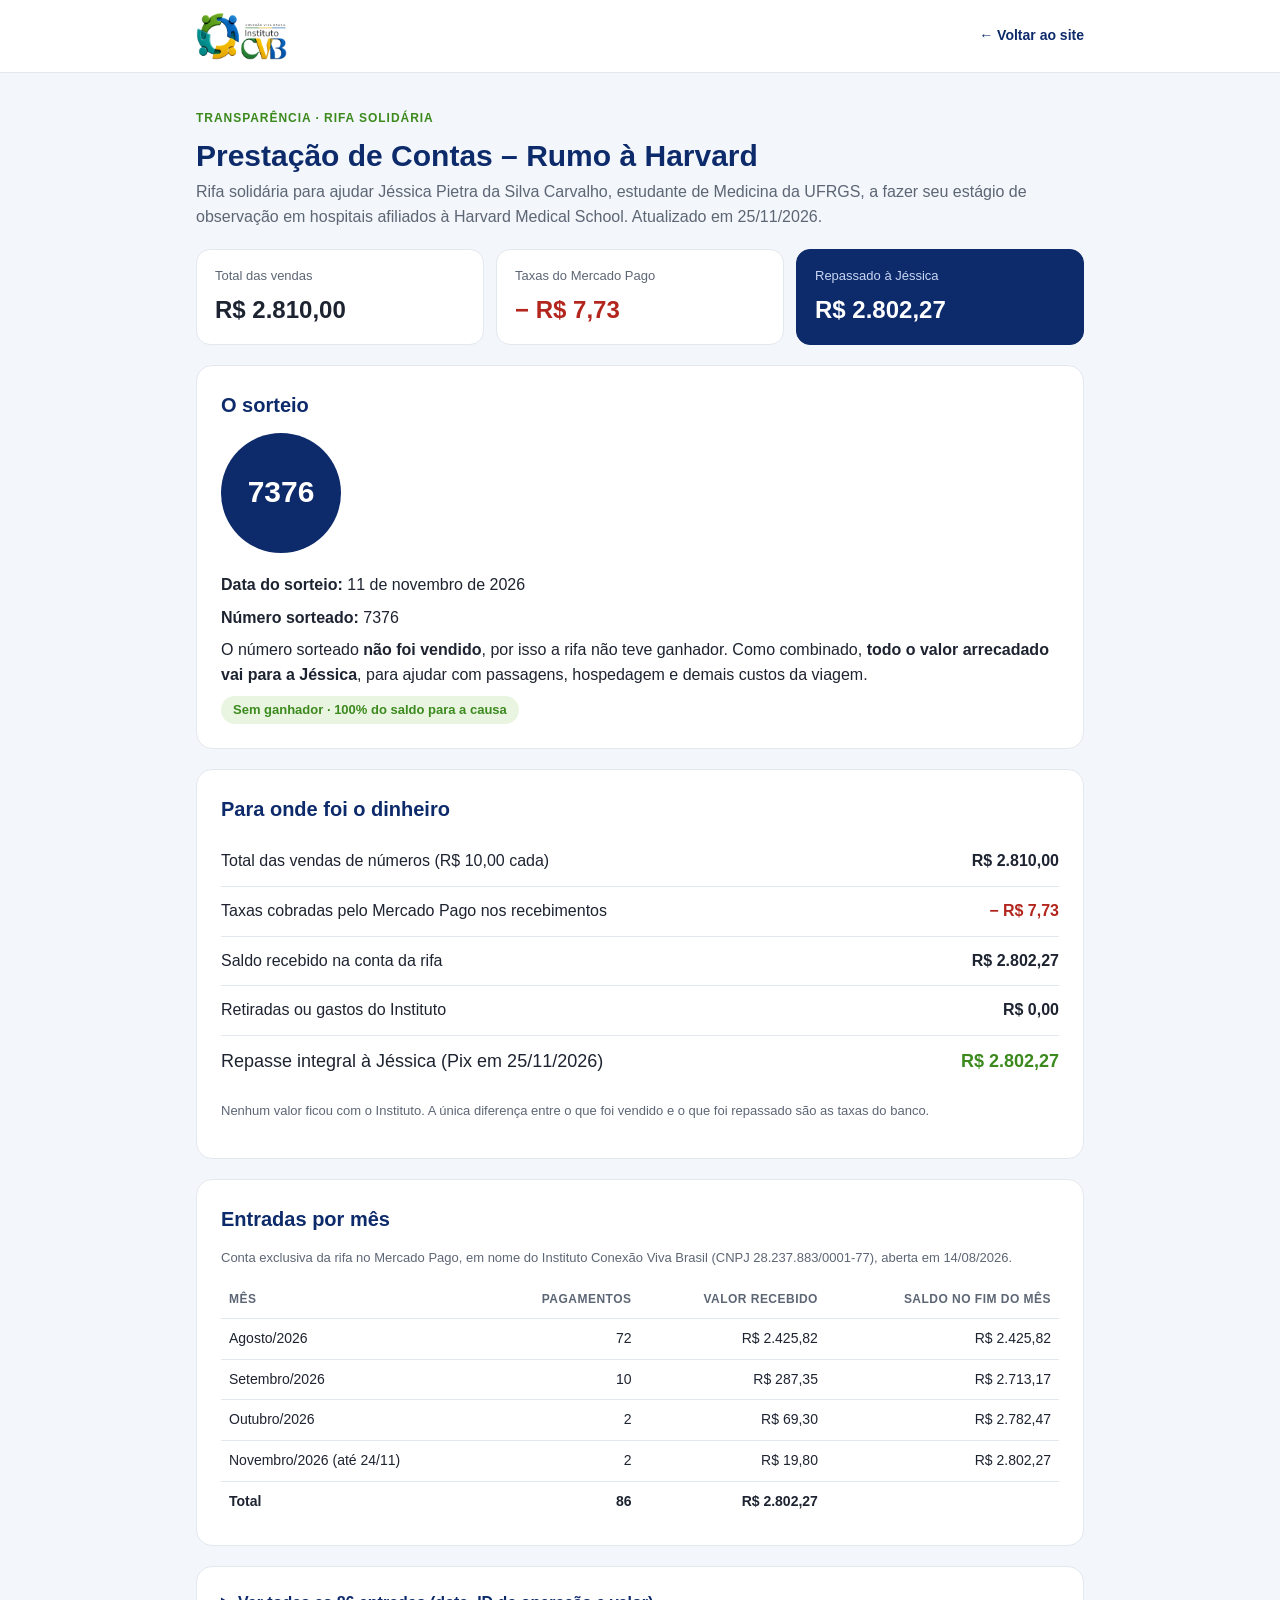
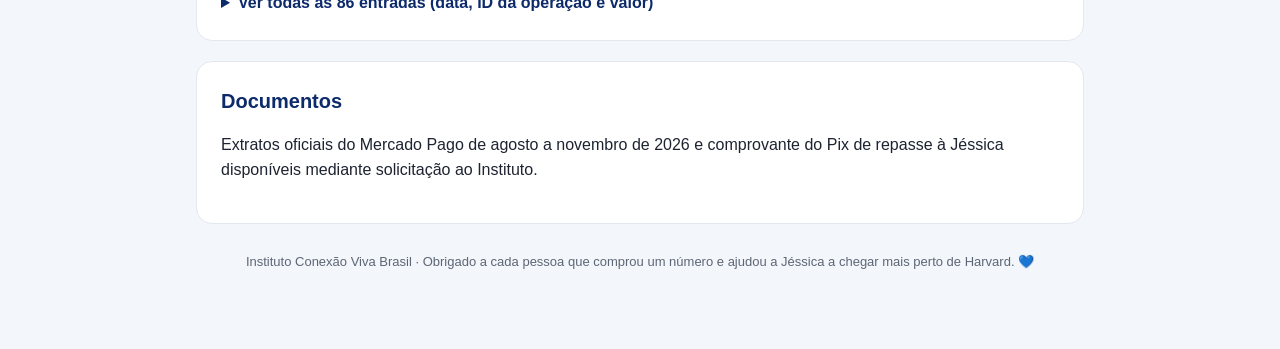
<file: prestacao-rifa-harvard.html>
<!doctype html>
<html lang="pt-BR">
<head>
<meta charset="utf-8">
<meta name="viewport" content="width=device-width, initial-scale=1">
<title>Prestação de Contas – Rifa Rumo à Harvard | Instituto CVB</title>
<link rel="icon" href="icon-full.png">
<style>
  :root{
    --bg:#f3f6fa; --card:#ffffff; --ink:#1d2330; --muted:#5d6675; --line:#e3e8ef;
    --navy:#0d2a6b; --green:#3c8a1e; --green-soft:#e9f5e1; --red:#b3261e; --chip:#eef2f8;
  }
  *{box-sizing:border-box}
  body{margin:0;background:var(--bg);color:var(--ink);font-family:Arial, Helvetica, sans-serif;line-height:1.55}
  .wrap{max-width:920px;margin:0 auto;padding:32px 16px 64px}
  .tag{display:inline-block;font-size:12px;font-weight:bold;letter-spacing:.08em;text-transform:uppercase;color:var(--green)}
  h1{font-size:30px;line-height:1.2;margin:8px 0 6px;color:var(--navy)}
  h2{font-size:20px;margin:0 0 12px;color:var(--navy)}
  .sub{color:var(--muted);margin:0}
  .card{background:var(--card);border:1px solid var(--line);border-radius:16px;padding:24px;margin-top:20px}
  .grid{display:grid;grid-template-columns:repeat(auto-fit,minmax(190px,1fr));gap:12px;margin-top:20px}
  .stat{background:var(--card);border:1px solid var(--line);border-radius:14px;padding:16px 18px}
  .stat .lbl{font-size:13px;color:var(--muted)}
  .stat .val{font-size:24px;font-weight:bold;margin-top:4px}
  .stat.hl{background:var(--navy);border-color:var(--navy);color:#fff}
  .stat.hl .lbl{color:#c9d6f3}
  .flow{display:flex;flex-direction:column;gap:0}
  .row{display:flex;justify-content:space-between;gap:12px;padding:12px 0;border-bottom:1px solid var(--line)}
  .row:last-child{border-bottom:0}
  .row .v{font-weight:bold;white-space:nowrap}
  .neg{color:var(--red)}
  .tot{font-size:18px}
  .tot .v{color:var(--green)}
  .draw{display:flex;gap:20px;align-items:center;flex-wrap:wrap}
  .ball{width:120px;height:120px;border-radius:50%;background:var(--navy);color:#fff;display:flex;align-items:center;justify-content:center;font-size:30px;font-weight:bold;flex:none}
  .draw p{margin:0 0 8px}
  .badge{display:inline-block;background:var(--green-soft);color:var(--green);font-weight:bold;font-size:13px;padding:4px 12px;border-radius:999px}
  table{width:100%;border-collapse:collapse;font-size:14px}
  th,td{text-align:left;padding:9px 8px;border-bottom:1px solid var(--line)}
  th{font-size:12px;text-transform:uppercase;letter-spacing:.04em;color:var(--muted)}
  td.n,th.n{text-align:right;white-space:nowrap}
  tfoot td{font-weight:bold;border-bottom:0}
  details summary{cursor:pointer;font-weight:bold;color:var(--navy)}
  .scroll{overflow-x:auto;margin-top:12px}
  .note{font-size:13px;color:var(--muted)}
  .foot{margin-top:28px;font-size:13px;color:var(--muted);text-align:center}
  @media (max-width:560px){ h1{font-size:24px} .stat .val{font-size:20px} .card{padding:18px} .ball{width:96px;height:96px;font-size:24px} }
  .topo{background:#fff;border-bottom:1px solid var(--line)}
  .topo-in{max-width:920px;margin:0 auto;padding:12px 16px;display:flex;align-items:center;justify-content:space-between;gap:12px}
  .topo img{height:48px;width:auto;display:block}
  .voltar{color:var(--navy);font-weight:bold;text-decoration:none;font-size:14px}
  .voltar:hover{text-decoration:underline}
</style>
</head>
<body>
<header class="topo"><div class="topo-in"><a href="./"><img src="logo-header.png" alt="Instituto CVB - Conexão Viva Brasil"></a><a class="voltar" href="./#transparencia">← Voltar ao site</a></div></header>
<div class="wrap">

  <span class="tag">Transparência · Rifa Solidária</span>
  <h1>Prestação de Contas – Rumo à Harvard</h1>
  <p class="sub">Rifa solidária para ajudar Jéssica Pietra da Silva Carvalho, estudante de Medicina da UFRGS, a fazer seu estágio de observação em hospitais afiliados à Harvard Medical School. Atualizado em 25/11/2026.</p>

  <div class="grid">
    <div class="stat"><div class="lbl">Total das vendas</div><div class="val">R$ 2.810,00</div></div>
    <div class="stat"><div class="lbl">Taxas do Mercado Pago</div><div class="val neg">− R$ 7,73</div></div>
    <div class="stat hl"><div class="lbl">Repassado à Jéssica</div><div class="val">R$ 2.802,27</div></div>
  </div>

  <div class="card">
    <h2>O sorteio</h2>
    <div class="draw">
      <div class="ball">7376</div>
      <div>
        <p><strong>Data do sorteio:</strong> 11 de novembro de 2026</p>
        <p><strong>Número sorteado:</strong> 7376</p>
        <p>O número sorteado <strong>não foi vendido</strong>, por isso a rifa não teve ganhador. Como combinado, <strong>todo o valor arrecadado vai para a Jéssica</strong>, para ajudar com passagens, hospedagem e demais custos da viagem.</p>
        <span class="badge">Sem ganhador · 100% do saldo para a causa</span>
      </div>
    </div>
  </div>

  <div class="card">
    <h2>Para onde foi o dinheiro</h2>
    <div class="flow">
      <div class="row"><span>Total das vendas de números (R$ 10,00 cada)</span><span class="v">R$ 2.810,00</span></div>
      <div class="row"><span>Taxas cobradas pelo Mercado Pago nos recebimentos</span><span class="v neg">− R$ 7,73</span></div>
      <div class="row"><span>Saldo recebido na conta da rifa</span><span class="v">R$ 2.802,27</span></div>
      <div class="row"><span>Retiradas ou gastos do Instituto</span><span class="v">R$ 0,00</span></div>
      <div class="row tot"><span>Repasse integral à Jéssica (Pix em 25/11/2026)</span><span class="v">R$ 2.802,27</span></div>
    </div>
    <p class="note">Nenhum valor ficou com o Instituto. A única diferença entre o que foi vendido e o que foi repassado são as taxas do banco.</p>
  </div>

  <div class="card">
    <h2>Entradas por mês</h2>
    <p class="note">Conta exclusiva da rifa no Mercado Pago, em nome do Instituto Conexão Viva Brasil (CNPJ 28.237.883/0001-77), aberta em 14/08/2026.</p>
    <div class="scroll">
    <table>
      <thead><tr><th>Mês</th><th class="n">Pagamentos</th><th class="n">Valor recebido</th><th class="n">Saldo no fim do mês</th></tr></thead>
      <tbody>
        <tr><td>Agosto/2026</td><td class="n">72</td><td class="n">R$ 2.425,82</td><td class="n">R$ 2.425,82</td></tr>
        <tr><td>Setembro/2026</td><td class="n">10</td><td class="n">R$ 287,35</td><td class="n">R$ 2.713,17</td></tr>
        <tr><td>Outubro/2026</td><td class="n">2</td><td class="n">R$ 69,30</td><td class="n">R$ 2.782,47</td></tr>
        <tr><td>Novembro/2026 (até 24/11)</td><td class="n">2</td><td class="n">R$ 19,80</td><td class="n">R$ 2.802,27</td></tr>
      </tbody>
      <tfoot><tr><td>Total</td><td class="n">86</td><td class="n">R$ 2.802,27</td><td class="n"></td></tr></tfoot>
    </table>
    </div>
  </div>

  <div class="card">
    <details>
      <summary>Ver todas as 86 entradas (data, ID da operação e valor)</summary>
      <p class="note">Para proteger a privacidade de quem participou, os nomes não são publicados. Cada pagamento pode ser conferido pelo número de ID da operação no extrato do Mercado Pago.</p>
      <div class="scroll">
      <table>
        <thead><tr><th>Data</th><th>ID da operação</th><th>Tipo</th><th class="n">Valor</th><th class="n">Saldo</th></tr></thead>
        <tbody>
          <tr><td>19/08/2026</td><td>174674037254</td><td>Pix recebido</td><td class="n">R$ 10,00</td><td class="n">R$ 10,00</td></tr>
          <tr><td>19/08/2026</td><td>174675861370</td><td>Pix recebido</td><td class="n">R$ 10,00</td><td class="n">R$ 20,00</td></tr>
          <tr><td>19/08/2026</td><td>174678733600</td><td>Pix QR Code</td><td class="n">R$ 9,90</td><td class="n">R$ 29,90</td></tr>
          <tr><td>19/08/2026</td><td>173749731309</td><td>Pix QR Code</td><td class="n">R$ 19,80</td><td class="n">R$ 49,70</td></tr>
          <tr><td>19/08/2026</td><td>173752993149</td><td>Pix QR Code</td><td class="n">R$ 9,90</td><td class="n">R$ 59,60</td></tr>
          <tr><td>19/08/2026</td><td>173760376923</td><td>Pix QR Code</td><td class="n">R$ 9,90</td><td class="n">R$ 69,50</td></tr>
          <tr><td>19/08/2026</td><td>174690497890</td><td>Pix QR Code</td><td class="n">R$ 9,90</td><td class="n">R$ 79,40</td></tr>
          <tr><td>19/08/2026</td><td>173760395337</td><td>Pix QR Code</td><td class="n">R$ 9,90</td><td class="n">R$ 89,30</td></tr>
          <tr><td>19/08/2026</td><td>173762152747</td><td>Pix QR Code</td><td class="n">R$ 9,90</td><td class="n">R$ 99,20</td></tr>
          <tr><td>19/08/2026</td><td>173761107281</td><td>Pix QR Code</td><td class="n">R$ 9,90</td><td class="n">R$ 109,10</td></tr>
          <tr><td>19/08/2026</td><td>173763012591</td><td>Pix QR Code</td><td class="n">R$ 9,90</td><td class="n">R$ 119,00</td></tr>
          <tr><td>19/08/2026</td><td>174701993446</td><td>Pix QR Code</td><td class="n">R$ 9,90</td><td class="n">R$ 128,90</td></tr>
          <tr><td>19/08/2026</td><td>174703505532</td><td>Pix QR Code</td><td class="n">R$ 19,80</td><td class="n">R$ 148,70</td></tr>
          <tr><td>20/08/2026</td><td>174711005976</td><td>Pix QR Code</td><td class="n">R$ 9,90</td><td class="n">R$ 158,60</td></tr>
          <tr><td>20/08/2026</td><td>174719514318</td><td>Pix QR Code</td><td class="n">R$ 19,80</td><td class="n">R$ 178,40</td></tr>
          <tr><td>20/08/2026</td><td>173792231751</td><td>Pix QR Code</td><td class="n">R$ 39,60</td><td class="n">R$ 218,00</td></tr>
          <tr><td>20/08/2026</td><td>174726809040</td><td>Pix QR Code</td><td class="n">R$ 9,90</td><td class="n">R$ 227,90</td></tr>
          <tr><td>20/08/2026</td><td>174727687356</td><td>Pix QR Code</td><td class="n">R$ 99,01</td><td class="n">R$ 326,91</td></tr>
          <tr><td>20/08/2026</td><td>173798871345</td><td>Pix QR Code</td><td class="n">R$ 9,90</td><td class="n">R$ 336,81</td></tr>
          <tr><td>20/08/2026</td><td>174734238640</td><td>Pix QR Code</td><td class="n">R$ 9,90</td><td class="n">R$ 346,71</td></tr>
          <tr><td>20/08/2026</td><td>174732947610</td><td>Pix QR Code</td><td class="n">R$ 9,90</td><td class="n">R$ 356,61</td></tr>
          <tr><td>20/08/2026</td><td>173807540623</td><td>Pix QR Code</td><td class="n">R$ 29,70</td><td class="n">R$ 386,31</td></tr>
          <tr><td>20/08/2026</td><td>174740990684</td><td>Pix QR Code</td><td class="n">R$ 49,50</td><td class="n">R$ 435,81</td></tr>
          <tr><td>20/08/2026</td><td>174744652046</td><td>Pix QR Code</td><td class="n">R$ 9,90</td><td class="n">R$ 445,71</td></tr>
          <tr><td>20/08/2026</td><td>173821452141</td><td>Pix QR Code</td><td class="n">R$ 9,90</td><td class="n">R$ 455,61</td></tr>
          <tr><td>20/08/2026</td><td>174759879360</td><td>Pix QR Code</td><td class="n">R$ 19,80</td><td class="n">R$ 475,41</td></tr>
          <tr><td>20/08/2026</td><td>174760645524</td><td>Pix QR Code</td><td class="n">R$ 9,90</td><td class="n">R$ 485,31</td></tr>
          <tr><td>20/08/2026</td><td>173829211971</td><td>Pix QR Code</td><td class="n">R$ 19,80</td><td class="n">R$ 505,11</td></tr>
          <tr><td>20/08/2026</td><td>174763048092</td><td>Pix QR Code</td><td class="n">R$ 19,80</td><td class="n">R$ 524,91</td></tr>
          <tr><td>20/08/2026</td><td>173831215701</td><td>Pix QR Code</td><td class="n">R$ 9,90</td><td class="n">R$ 534,81</td></tr>
          <tr><td>20/08/2026</td><td>174764665854</td><td>Pix QR Code</td><td class="n">R$ 9,90</td><td class="n">R$ 544,71</td></tr>
          <tr><td>20/08/2026</td><td>174767450700</td><td>Pix QR Code</td><td class="n">R$ 19,80</td><td class="n">R$ 564,51</td></tr>
          <tr><td>20/08/2026</td><td>174768961618</td><td>Pix QR Code</td><td class="n">R$ 19,80</td><td class="n">R$ 584,31</td></tr>
          <tr><td>20/08/2026</td><td>173837570061</td><td>Pix QR Code</td><td class="n">R$ 19,80</td><td class="n">R$ 604,11</td></tr>
          <tr><td>20/08/2026</td><td>174787906732</td><td>Pix QR Code</td><td class="n">R$ 99,01</td><td class="n">R$ 703,12</td></tr>
          <tr><td>20/08/2026</td><td>173855727139</td><td>Pix QR Code</td><td class="n">R$ 19,80</td><td class="n">R$ 722,92</td></tr>
          <tr><td>20/08/2026</td><td>174793465658</td><td>Pix QR Code</td><td class="n">R$ 9,90</td><td class="n">R$ 732,82</td></tr>
          <tr><td>20/08/2026</td><td>173875433193</td><td>Pix QR Code</td><td class="n">R$ 49,50</td><td class="n">R$ 782,32</td></tr>
          <tr><td>20/08/2026</td><td>174825694094</td><td>Pix QR Code</td><td class="n">R$ 49,50</td><td class="n">R$ 831,82</td></tr>
          <tr><td>20/08/2026</td><td>174828833082</td><td>Pix QR Code</td><td class="n">R$ 9,90</td><td class="n">R$ 841,72</td></tr>
          <tr><td>20/08/2026</td><td>173895087939</td><td>Pix QR Code</td><td class="n">R$ 19,80</td><td class="n">R$ 861,52</td></tr>
          <tr><td>20/08/2026</td><td>173903300149</td><td>Pix QR Code</td><td class="n">R$ 9,90</td><td class="n">R$ 871,42</td></tr>
          <tr><td>20/08/2026</td><td>174842887198</td><td>Pix QR Code</td><td class="n">R$ 49,50</td><td class="n">R$ 920,92</td></tr>
          <tr><td>20/08/2026</td><td>173910894825</td><td>Pix QR Code</td><td class="n">R$ 19,80</td><td class="n">R$ 940,72</td></tr>
          <tr><td>21/08/2026</td><td>174904279054</td><td>Pix QR Code</td><td class="n">R$ 9,90</td><td class="n">R$ 950,62</td></tr>
          <tr><td>21/08/2026</td><td>173968745969</td><td>Pix QR Code</td><td class="n">R$ 19,80</td><td class="n">R$ 970,42</td></tr>
          <tr><td>21/08/2026</td><td>173971926747</td><td>Pix QR Code</td><td class="n">R$ 19,80</td><td class="n">R$ 990,22</td></tr>
          <tr><td>21/08/2026</td><td>174906420868</td><td>Pix QR Code</td><td class="n">R$ 19,80</td><td class="n">R$ 1.010,02</td></tr>
          <tr><td>21/08/2026</td><td>173971039967</td><td>Pix QR Code</td><td class="n">R$ 9,90</td><td class="n">R$ 1.019,92</td></tr>
          <tr><td>21/08/2026</td><td>173977205841</td><td>Pix QR Code</td><td class="n">R$ 19,80</td><td class="n">R$ 1.039,72</td></tr>
          <tr><td>21/08/2026</td><td>174916811498</td><td>Pix QR Code</td><td class="n">R$ 9,90</td><td class="n">R$ 1.049,62</td></tr>
          <tr><td>21/08/2026</td><td>174918875306</td><td>Pix QR Code</td><td class="n">R$ 9,90</td><td class="n">R$ 1.059,52</td></tr>
          <tr><td>21/08/2026</td><td>173987144919</td><td>Pix QR Code</td><td class="n">R$ 19,80</td><td class="n">R$ 1.079,32</td></tr>
          <tr><td>21/08/2026</td><td>173996926157</td><td>Pix QR Code</td><td class="n">R$ 39,60</td><td class="n">R$ 1.118,92</td></tr>
          <tr><td>21/08/2026</td><td>175013029352</td><td>Pix QR Code</td><td class="n">R$ 9,90</td><td class="n">R$ 1.128,82</td></tr>
          <tr><td>21/08/2026</td><td>174100399941</td><td>Pix QR Code</td><td class="n">R$ 9,90</td><td class="n">R$ 1.138,72</td></tr>
          <tr><td>23/08/2026</td><td>174343358465</td><td>Pix QR Code</td><td class="n">R$ 19,80</td><td class="n">R$ 1.158,52</td></tr>
          <tr><td>23/08/2026</td><td>174350708807</td><td>Pix QR Code</td><td class="n">R$ 990,10</td><td class="n">R$ 2.148,62</td></tr>
          <tr><td>24/08/2026</td><td>174431417953</td><td>Pix QR Code</td><td class="n">R$ 19,80</td><td class="n">R$ 2.168,42</td></tr>
          <tr><td>24/08/2026</td><td>175402876814</td><td>Pix QR Code</td><td class="n">R$ 9,90</td><td class="n">R$ 2.178,32</td></tr>
          <tr><td>24/08/2026</td><td>175483228562</td><td>Pix QR Code</td><td class="n">R$ 9,90</td><td class="n">R$ 2.188,22</td></tr>
          <tr><td>25/08/2026</td><td>174677423783</td><td>Pix QR Code</td><td class="n">R$ 9,90</td><td class="n">R$ 2.198,12</td></tr>
          <tr><td>25/08/2026</td><td>174680856673</td><td>Pix QR Code</td><td class="n">R$ 49,50</td><td class="n">R$ 2.247,62</td></tr>
          <tr><td>25/08/2026</td><td>174685045417</td><td>Pix QR Code</td><td class="n">R$ 19,80</td><td class="n">R$ 2.267,42</td></tr>
          <tr><td>25/08/2026</td><td>174689698287</td><td>Pix QR Code</td><td class="n">R$ 49,50</td><td class="n">R$ 2.316,92</td></tr>
          <tr><td>25/08/2026</td><td>175650506274</td><td>Pix QR Code</td><td class="n">R$ 19,80</td><td class="n">R$ 2.336,72</td></tr>
          <tr><td>25/08/2026</td><td>174710212363</td><td>Pix QR Code</td><td class="n">R$ 29,70</td><td class="n">R$ 2.366,42</td></tr>
          <tr><td>27/08/2026</td><td>174992542249</td><td>Pix QR Code</td><td class="n">R$ 9,90</td><td class="n">R$ 2.376,32</td></tr>
          <tr><td>28/08/2026</td><td>175101544611</td><td>Pix QR Code</td><td class="n">R$ 9,90</td><td class="n">R$ 2.386,22</td></tr>
          <tr><td>28/08/2026</td><td>176047283266</td><td>Pix QR Code</td><td class="n">R$ 9,90</td><td class="n">R$ 2.396,12</td></tr>
          <tr><td>28/08/2026</td><td>176047871226</td><td>Pix QR Code</td><td class="n">R$ 9,90</td><td class="n">R$ 2.406,02</td></tr>
          <tr><td>30/08/2026</td><td>176411336306</td><td>Pix QR Code</td><td class="n">R$ 19,80</td><td class="n">R$ 2.425,82</td></tr>
          <tr><td>03/09/2026</td><td>177099977174</td><td>Pix QR Code</td><td class="n">R$ 9,90</td><td class="n">R$ 2.435,72</td></tr>
          <tr><td>09/09/2026</td><td>178101922048</td><td>Pix QR Code</td><td class="n">R$ 19,80</td><td class="n">R$ 2.455,52</td></tr>
          <tr><td>10/09/2026</td><td>178273820562</td><td>Pix QR Code</td><td class="n">R$ 49,50</td><td class="n">R$ 2.505,02</td></tr>
          <tr><td>26/09/2026</td><td>179991611551</td><td>Venda com Pix</td><td class="n">R$ 29,70</td><td class="n">R$ 2.534,72</td></tr>
          <tr><td>26/09/2026</td><td>180992508448</td><td>Venda com Pix</td><td class="n">R$ 9,90</td><td class="n">R$ 2.544,62</td></tr>
          <tr><td>26/09/2026</td><td>181000948766</td><td>Venda com Pix</td><td class="n">R$ 99,01</td><td class="n">R$ 2.643,63</td></tr>
          <tr><td>26/09/2026</td><td>181006987086</td><td>Venda com Pix</td><td class="n">R$ 29,70</td><td class="n">R$ 2.673,33</td></tr>
          <tr><td>26/09/2026</td><td>181026487748</td><td>Venda com Pix</td><td class="n">R$ 9,90</td><td class="n">R$ 2.683,23</td></tr>
          <tr><td>26/09/2026</td><td>181046307526</td><td>Liberação de dinheiro</td><td class="n">R$ 20,04</td><td class="n">R$ 2.703,27</td></tr>
          <tr><td>26/09/2026</td><td>181075195400</td><td>Venda com Pix</td><td class="n">R$ 9,90</td><td class="n">R$ 2.713,17</td></tr>
          <tr><td>03/10/2026</td><td>181176877017</td><td>Venda com Pix</td><td class="n">R$ 49,50</td><td class="n">R$ 2.762,67</td></tr>
          <tr><td>24/10/2026</td><td>185863120752</td><td>Venda com Pix</td><td class="n">R$ 19,80</td><td class="n">R$ 2.782,47</td></tr>
          <tr><td>11/11/2026</td><td>189112152550</td><td>Venda com Pix</td><td class="n">R$ 9,90</td><td class="n">R$ 2.792,37</td></tr>
          <tr><td>12/11/2026</td><td>189334686836</td><td>Venda com Pix</td><td class="n">R$ 9,90</td><td class="n">R$ 2.802,27</td></tr>
        </tbody>
        <tfoot><tr><td colspan="3">Total</td><td class="n">R$ 2.802,27</td><td class="n"></td></tr></tfoot>
      </table>
      </div>
    </details>
  </div>

  <div class="card">
    <h2>Documentos</h2>
    <p>Extratos oficiais do Mercado Pago de agosto a novembro de 2026 e comprovante do Pix de repasse à Jéssica disponíveis mediante solicitação ao Instituto.</p>
  </div>

  <p class="foot">Instituto Conexão Viva Brasil · Obrigado a cada pessoa que comprou um número e ajudou a Jéssica a chegar mais perto de Harvard. 💙</p>
</div>
</body>
</html>
</file>
